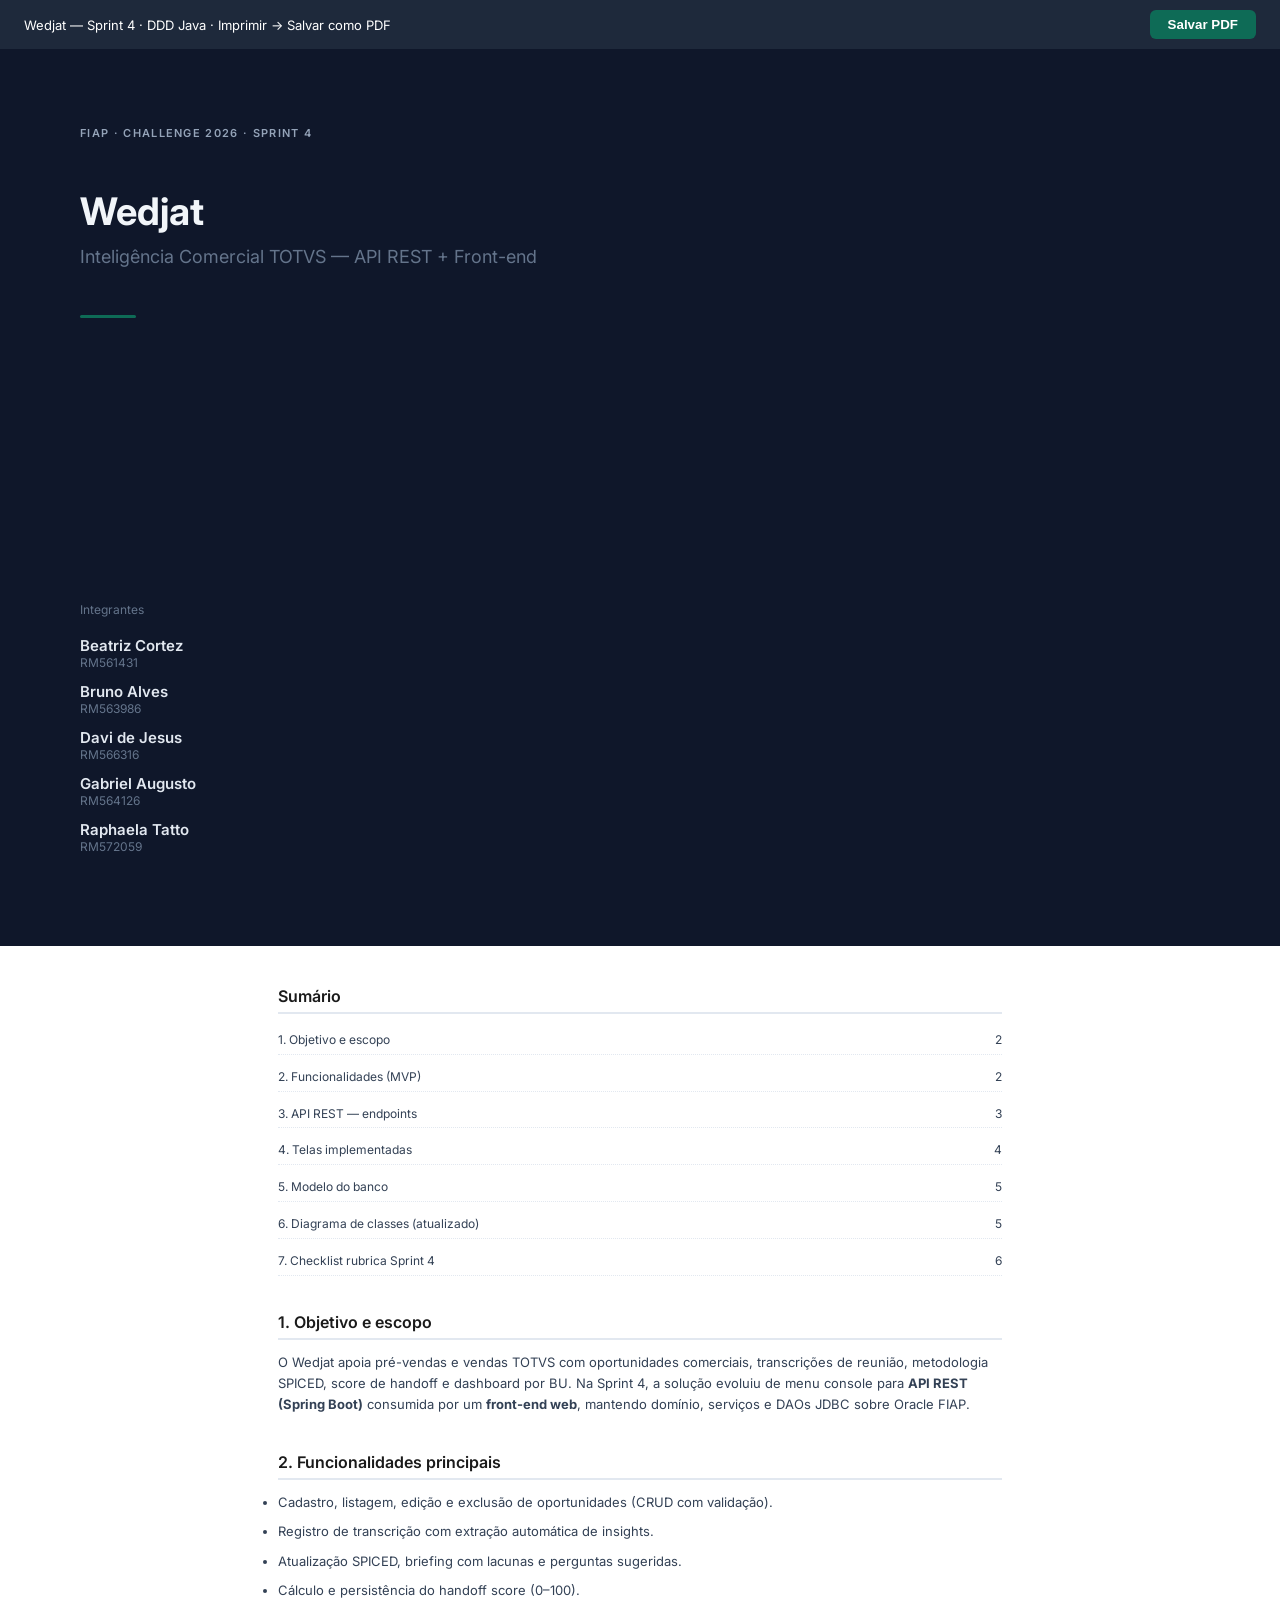
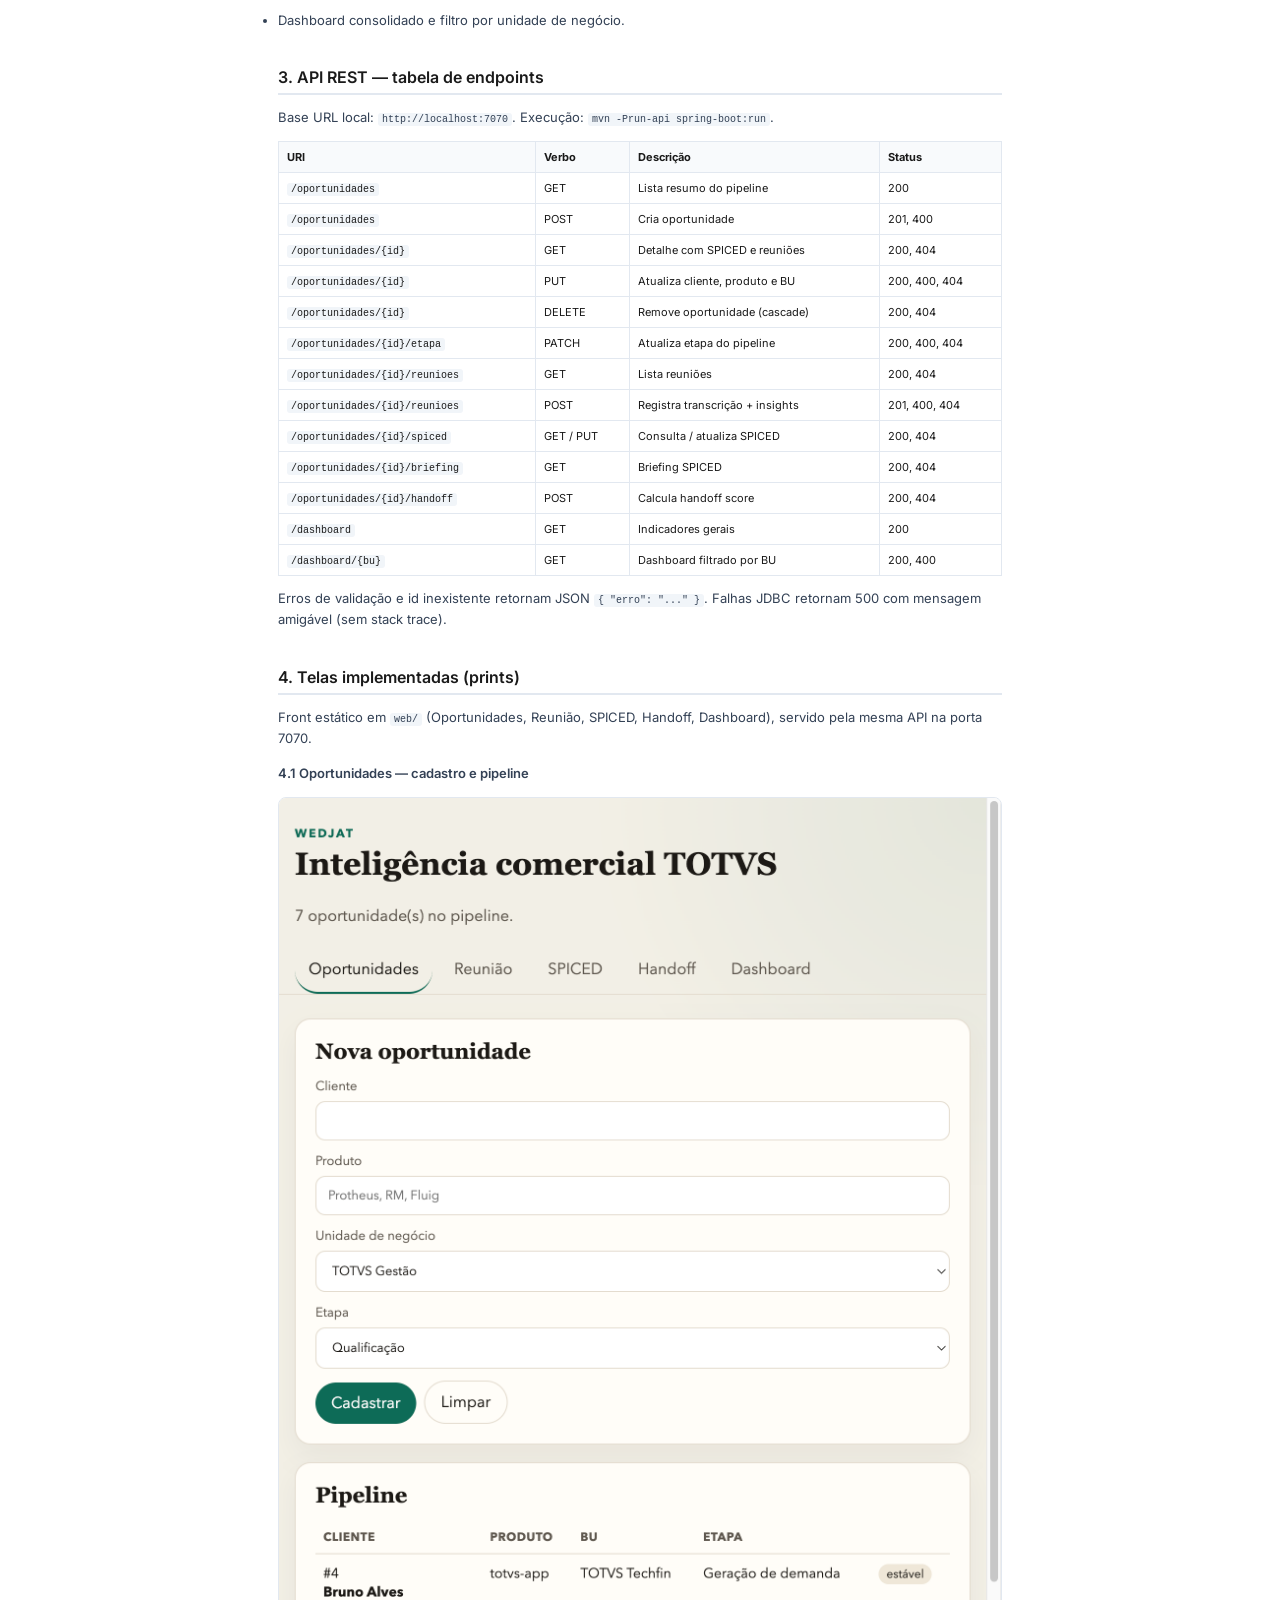
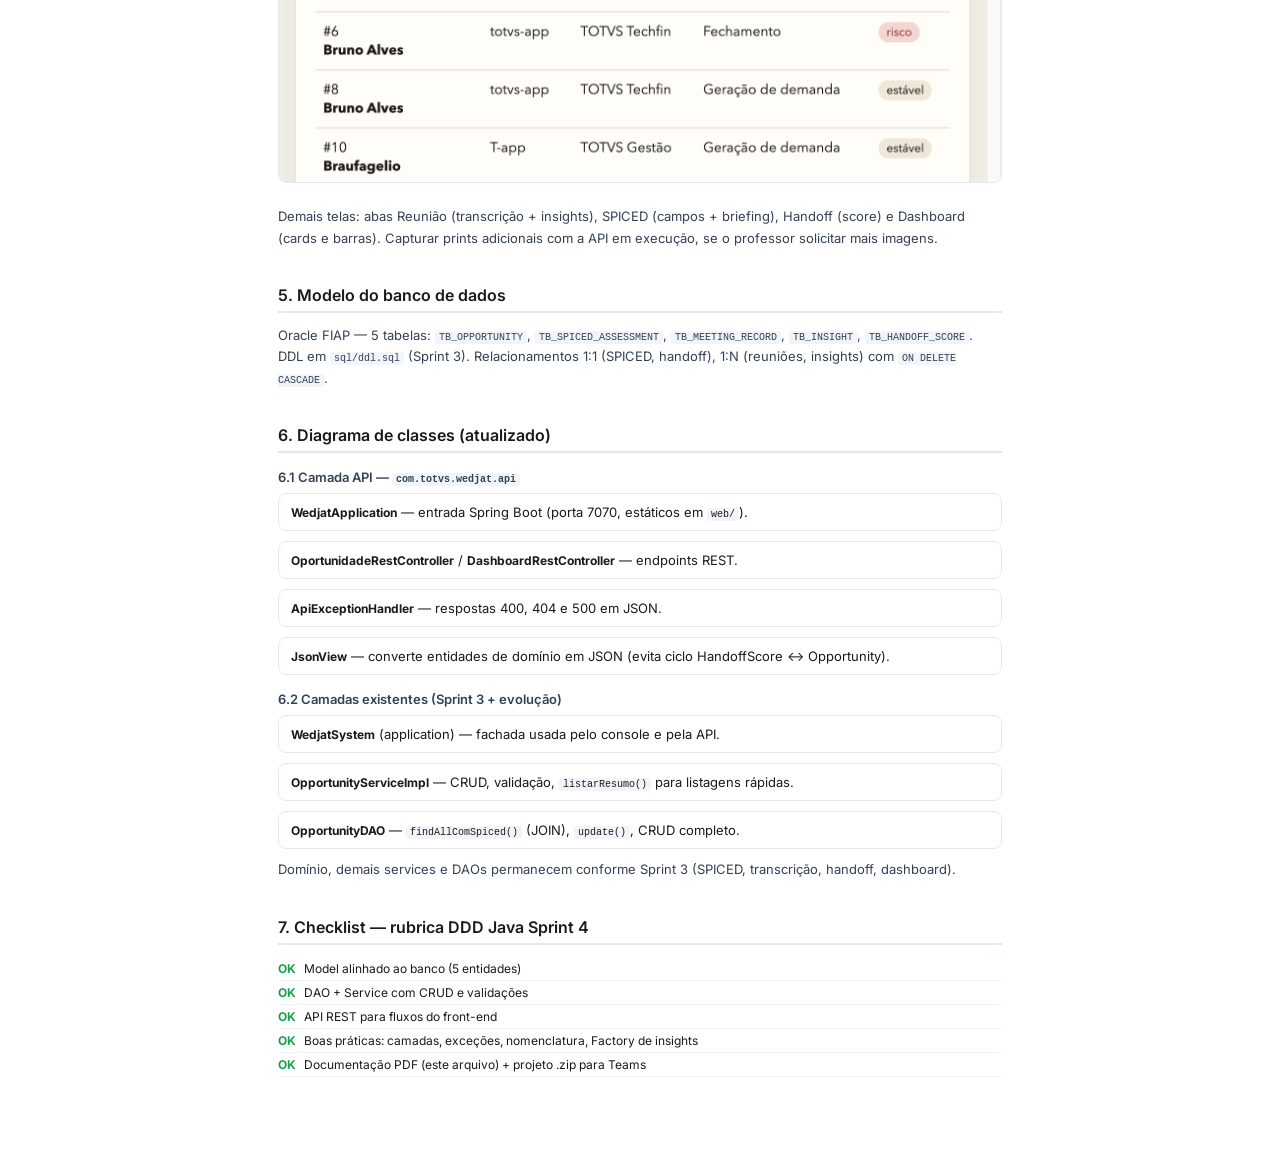
<file: wedjat-sprint4.html>
<!DOCTYPE html>
<html lang="pt-BR">
<head>
<meta charset="UTF-8">
<meta name="viewport" content="width=device-width, initial-scale=1.0">
<title>Wedjat — Sprint 4 — DDD Java</title>
<style>
  @import url('https://fonts.googleapis.com/css2?family=Inter:wght@400;500;600;700&display=swap');
  *, *::before, *::after { box-sizing: border-box; margin: 0; padding: 0; }
  body { font-family: 'Inter', Arial, sans-serif; font-size: 13px; color: #1a1a1a; background: #fff; }
  @media print { .no-print { display: none !important; } .page-break { page-break-before: always; } .cover { page-break-after: always; } body { font-size: 11px; } }
  .page { max-width: 820px; margin: 0 auto; padding: 40px 48px; }
  .cover { display: flex; flex-direction: column; min-height: 100vh; padding: 80px; background: #0f172a; color: #fff; }
  .cover-tag { font-size: 11px; font-weight: 600; letter-spacing: 0.12em; text-transform: uppercase; color: #94a3b8; margin-bottom: 48px; }
  .cover-title { font-size: 38px; font-weight: 700; color: #f1f5f9; margin-bottom: 12px; }
  .cover-subtitle { font-size: 18px; color: #64748b; margin-bottom: 48px; }
  .cover-divider { width: 56px; height: 3px; background: #0e6b56; border-radius: 2px; margin-bottom: 48px; }
  .cover-members { margin-top: auto; }
  .cover-member { margin-bottom: 12px; }
  .cover-member-name { font-size: 15px; font-weight: 600; color: #e2e8f0; }
  .cover-member-rm { font-size: 12px; color: #64748b; }
  h2 { font-size: 16px; font-weight: 600; margin-bottom: 12px; padding-bottom: 6px; border-bottom: 2px solid #e2e8f0; }
  h3 { font-size: 13px; font-weight: 600; margin: 16px 0 8px; color: #334155; }
  p, li { line-height: 1.65; color: #334155; margin-bottom: 8px; }
  .section { margin-bottom: 36px; }
  table { width: 100%; border-collapse: collapse; font-size: 11px; margin: 12px 0; }
  th { background: #f8fafc; text-align: left; padding: 8px; border: 1px solid #e2e8f0; }
  td { padding: 8px; border: 1px solid #e2e8f0; vertical-align: top; }
  code { font-family: monospace; font-size: 10px; background: #f1f5f9; padding: 1px 4px; border-radius: 3px; }
  .toc { list-style: none; }
  .toc li { padding: 4px 0; border-bottom: 1px dotted #e2e8f0; display: flex; justify-content: space-between; font-size: 12px; }
  .proto-img { width: 100%; border: 1px solid #e2e8f0; border-radius: 8px; margin: 8px 0 20px; }
  .class-card { border: 1px solid #e2e8f0; border-radius: 8px; padding: 10px 12px; margin-bottom: 10px; }
  .class-card strong { font-size: 12px; }
  .print-bar { position: fixed; top: 0; left: 0; right: 0; background: #1e293b; color: #fff; padding: 10px 24px; z-index: 100; display: flex; justify-content: space-between; align-items: center; }
  .print-btn { background: #0e6b56; color: #fff; border: none; padding: 7px 18px; border-radius: 6px; cursor: pointer; font-weight: 600; }
  .print-spacer { height: 46px; }
  .check-item { display: flex; gap: 8px; font-size: 12px; padding: 4px 0; border-bottom: 1px solid #f1f5f9; }
  .check-ok { color: #16a34a; font-weight: 700; }
</style>
</head>
<body>
<div class="print-bar no-print">
  <span>Wedjat — Sprint 4 · DDD Java · Imprimir → Salvar como PDF</span>
  <button class="print-btn" onclick="window.print()">Salvar PDF</button>
</div>
<div class="print-spacer no-print"></div>

<div class="cover">
  <div class="cover-tag">FIAP · Challenge 2026 · Sprint 4</div>
  <div class="cover-title">Wedjat</div>
  <div class="cover-subtitle">Inteligência Comercial TOTVS — API REST + Front-end</div>
  <div class="cover-divider"></div>
  <div class="cover-members">
    <p style="color:#64748b;font-size:12px;margin-bottom:16px;">Integrantes</p>
    <div class="cover-member"><div class="cover-member-name">Beatriz Cortez</div><div class="cover-member-rm">RM561431</div></div>
    <div class="cover-member"><div class="cover-member-name">Bruno Alves</div><div class="cover-member-rm">RM563986</div></div>
    <div class="cover-member"><div class="cover-member-name">Davi de Jesus</div><div class="cover-member-rm">RM566316</div></div>
    <div class="cover-member"><div class="cover-member-name">Gabriel Augusto</div><div class="cover-member-rm">RM564126</div></div>
    <div class="cover-member"><div class="cover-member-name">Raphaela Tatto</div><div class="cover-member-rm">RM572059</div></div>
  </div>
</div>

<div class="page">
<div class="section">
  <h2>Sumário</h2>
  <ul class="toc">
    <li><span>1. Objetivo e escopo</span><span>2</span></li>
    <li><span>2. Funcionalidades (MVP)</span><span>2</span></li>
    <li><span>3. API REST — endpoints</span><span>3</span></li>
    <li><span>4. Telas implementadas</span><span>4</span></li>
    <li><span>5. Modelo do banco</span><span>5</span></li>
    <li><span>6. Diagrama de classes (atualizado)</span><span>5</span></li>
    <li><span>7. Checklist rubrica Sprint 4</span><span>6</span></li>
  </ul>
</div>

<div class="section">
  <h2>1. Objetivo e escopo</h2>
  <p>O Wedjat apoia pré-vendas e vendas TOTVS com oportunidades comerciais, transcrições de reunião, metodologia SPICED, score de handoff e dashboard por BU. Na Sprint 4, a solução evoluiu de menu console para <strong>API REST (Spring Boot)</strong> consumida por um <strong>front-end web</strong>, mantendo domínio, serviços e DAOs JDBC sobre Oracle FIAP.</p>
</div>

<div class="section">
  <h2>2. Funcionalidades principais</h2>
  <ul>
    <li>Cadastro, listagem, edição e exclusão de oportunidades (CRUD com validação).</li>
    <li>Registro de transcrição com extração automática de insights.</li>
    <li>Atualização SPICED, briefing com lacunas e perguntas sugeridas.</li>
    <li>Cálculo e persistência do handoff score (0–100).</li>
    <li>Dashboard consolidado e filtro por unidade de negócio.</li>
  </ul>
</div>

<div class="section page-break">
  <h2>3. API REST — tabela de endpoints</h2>
  <p>Base URL local: <code>http://localhost:7070</code>. Execução: <code>mvn -Prun-api spring-boot:run</code>.</p>
  <table>
    <tr><th>URI</th><th>Verbo</th><th>Descrição</th><th>Status</th></tr>
    <tr><td><code>/oportunidades</code></td><td>GET</td><td>Lista resumo do pipeline</td><td>200</td></tr>
    <tr><td><code>/oportunidades</code></td><td>POST</td><td>Cria oportunidade</td><td>201, 400</td></tr>
    <tr><td><code>/oportunidades/{id}</code></td><td>GET</td><td>Detalhe com SPICED e reuniões</td><td>200, 404</td></tr>
    <tr><td><code>/oportunidades/{id}</code></td><td>PUT</td><td>Atualiza cliente, produto e BU</td><td>200, 400, 404</td></tr>
    <tr><td><code>/oportunidades/{id}</code></td><td>DELETE</td><td>Remove oportunidade (cascade)</td><td>200, 404</td></tr>
    <tr><td><code>/oportunidades/{id}/etapa</code></td><td>PATCH</td><td>Atualiza etapa do pipeline</td><td>200, 400, 404</td></tr>
    <tr><td><code>/oportunidades/{id}/reunioes</code></td><td>GET</td><td>Lista reuniões</td><td>200, 404</td></tr>
    <tr><td><code>/oportunidades/{id}/reunioes</code></td><td>POST</td><td>Registra transcrição + insights</td><td>201, 400, 404</td></tr>
    <tr><td><code>/oportunidades/{id}/spiced</code></td><td>GET / PUT</td><td>Consulta / atualiza SPICED</td><td>200, 404</td></tr>
    <tr><td><code>/oportunidades/{id}/briefing</code></td><td>GET</td><td>Briefing SPICED</td><td>200, 404</td></tr>
    <tr><td><code>/oportunidades/{id}/handoff</code></td><td>POST</td><td>Calcula handoff score</td><td>200, 404</td></tr>
    <tr><td><code>/dashboard</code></td><td>GET</td><td>Indicadores gerais</td><td>200</td></tr>
    <tr><td><code>/dashboard/{bu}</code></td><td>GET</td><td>Dashboard filtrado por BU</td><td>200, 400</td></tr>
  </table>
  <p>Erros de validação e id inexistente retornam JSON <code>{ "erro": "..." }</code>. Falhas JDBC retornam 500 com mensagem amigável (sem stack trace).</p>
</div>

<div class="section page-break">
  <h2>4. Telas implementadas (prints)</h2>
  <p>Front estático em <code>web/</code> (Oportunidades, Reunião, SPICED, Handoff, Dashboard), servido pela mesma API na porta 7070.</p>
  <h3>4.1 Oportunidades — cadastro e pipeline</h3>
  <img class="proto-img" src="docs/screenshots/tela-oportunidades.png" alt="Tela de oportunidades">
  <p>Demais telas: abas Reunião (transcrição + insights), SPICED (campos + briefing), Handoff (score) e Dashboard (cards e barras). Capturar prints adicionais com a API em execução, se o professor solicitar mais imagens.</p>
</div>

<div class="section page-break">
  <h2>5. Modelo do banco de dados</h2>
  <p>Oracle FIAP — 5 tabelas: <code>TB_OPPORTUNITY</code>, <code>TB_SPICED_ASSESSMENT</code>, <code>TB_MEETING_RECORD</code>, <code>TB_INSIGHT</code>, <code>TB_HANDOFF_SCORE</code>. DDL em <code>sql/ddl.sql</code> (Sprint 3). Relacionamentos 1:1 (SPICED, handoff), 1:N (reuniões, insights) com <code>ON DELETE CASCADE</code>.</p>
</div>

<div class="section">
  <h2>6. Diagrama de classes (atualizado)</h2>
  <h3>6.1 Camada API — <code>com.totvs.wedjat.api</code></h3>
  <div class="class-card"><strong>WedjatApplication</strong> — entrada Spring Boot (porta 7070, estáticos em <code>web/</code>).</div>
  <div class="class-card"><strong>OportunidadeRestController</strong> / <strong>DashboardRestController</strong> — endpoints REST.</div>
  <div class="class-card"><strong>ApiExceptionHandler</strong> — respostas 400, 404 e 500 em JSON.</div>
  <div class="class-card"><strong>JsonView</strong> — converte entidades de domínio em JSON (evita ciclo HandoffScore ↔ Opportunity).</div>
  <h3>6.2 Camadas existentes (Sprint 3 + evolução)</h3>
  <div class="class-card"><strong>WedjatSystem</strong> (application) — fachada usada pelo console e pela API.</div>
  <div class="class-card"><strong>OpportunityServiceImpl</strong> — CRUD, validação, <code>listarResumo()</code> para listagens rápidas.</div>
  <div class="class-card"><strong>OpportunityDAO</strong> — <code>findAllComSpiced()</code> (JOIN), <code>update()</code>, CRUD completo.</div>
  <p>Domínio, demais services e DAOs permanecem conforme Sprint 3 (SPICED, transcrição, handoff, dashboard).</p>
</div>

<div class="section page-break">
  <h2>7. Checklist — rubrica DDD Java Sprint 4</h2>
  <div class="check-item"><span class="check-ok">OK</span> Model alinhado ao banco (5 entidades)</div>
  <div class="check-item"><span class="check-ok">OK</span> DAO + Service com CRUD e validações</div>
  <div class="check-item"><span class="check-ok">OK</span> API REST para fluxos do front-end</div>
  <div class="check-item"><span class="check-ok">OK</span> Boas práticas: camadas, exceções, nomenclatura, Factory de insights</div>
  <div class="check-item"><span class="check-ok">OK</span> Documentação PDF (este arquivo) + projeto .zip para Teams</div>
</div>
</div>
</body>
</html>
</file>
